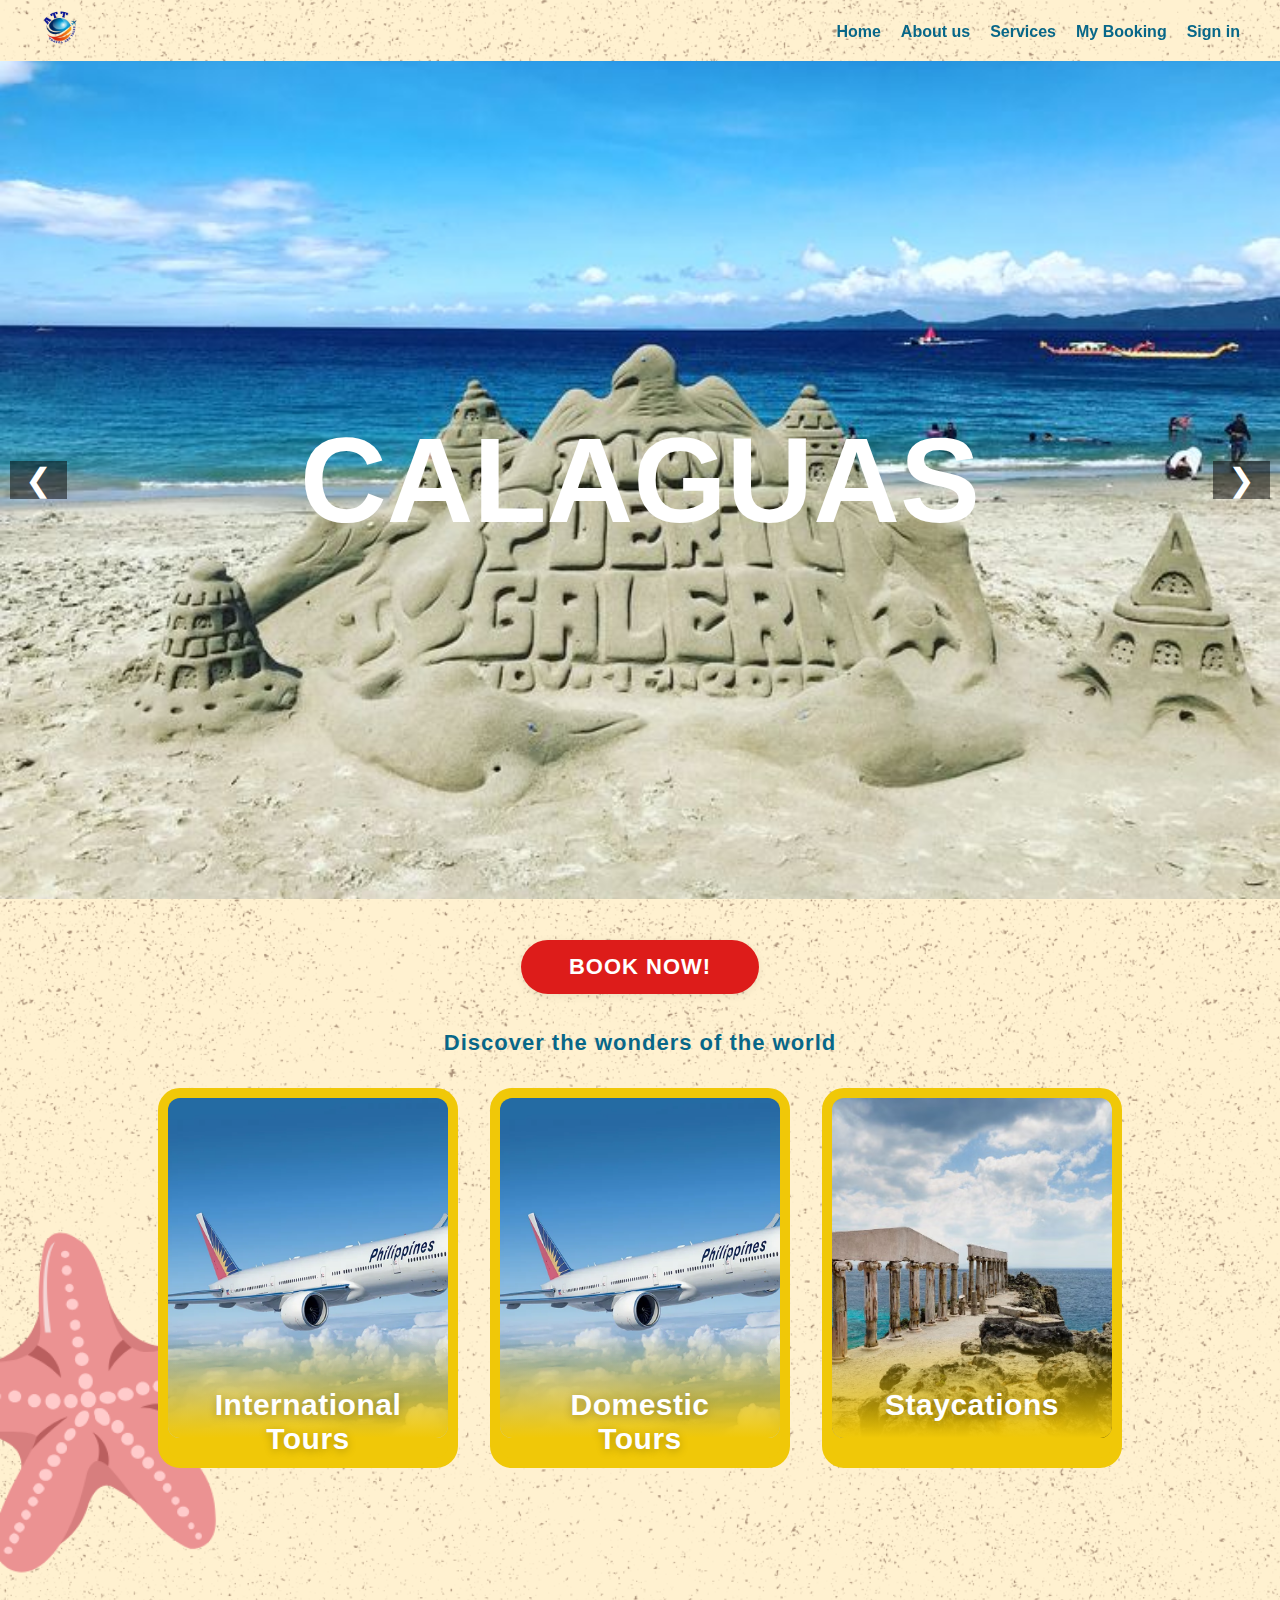
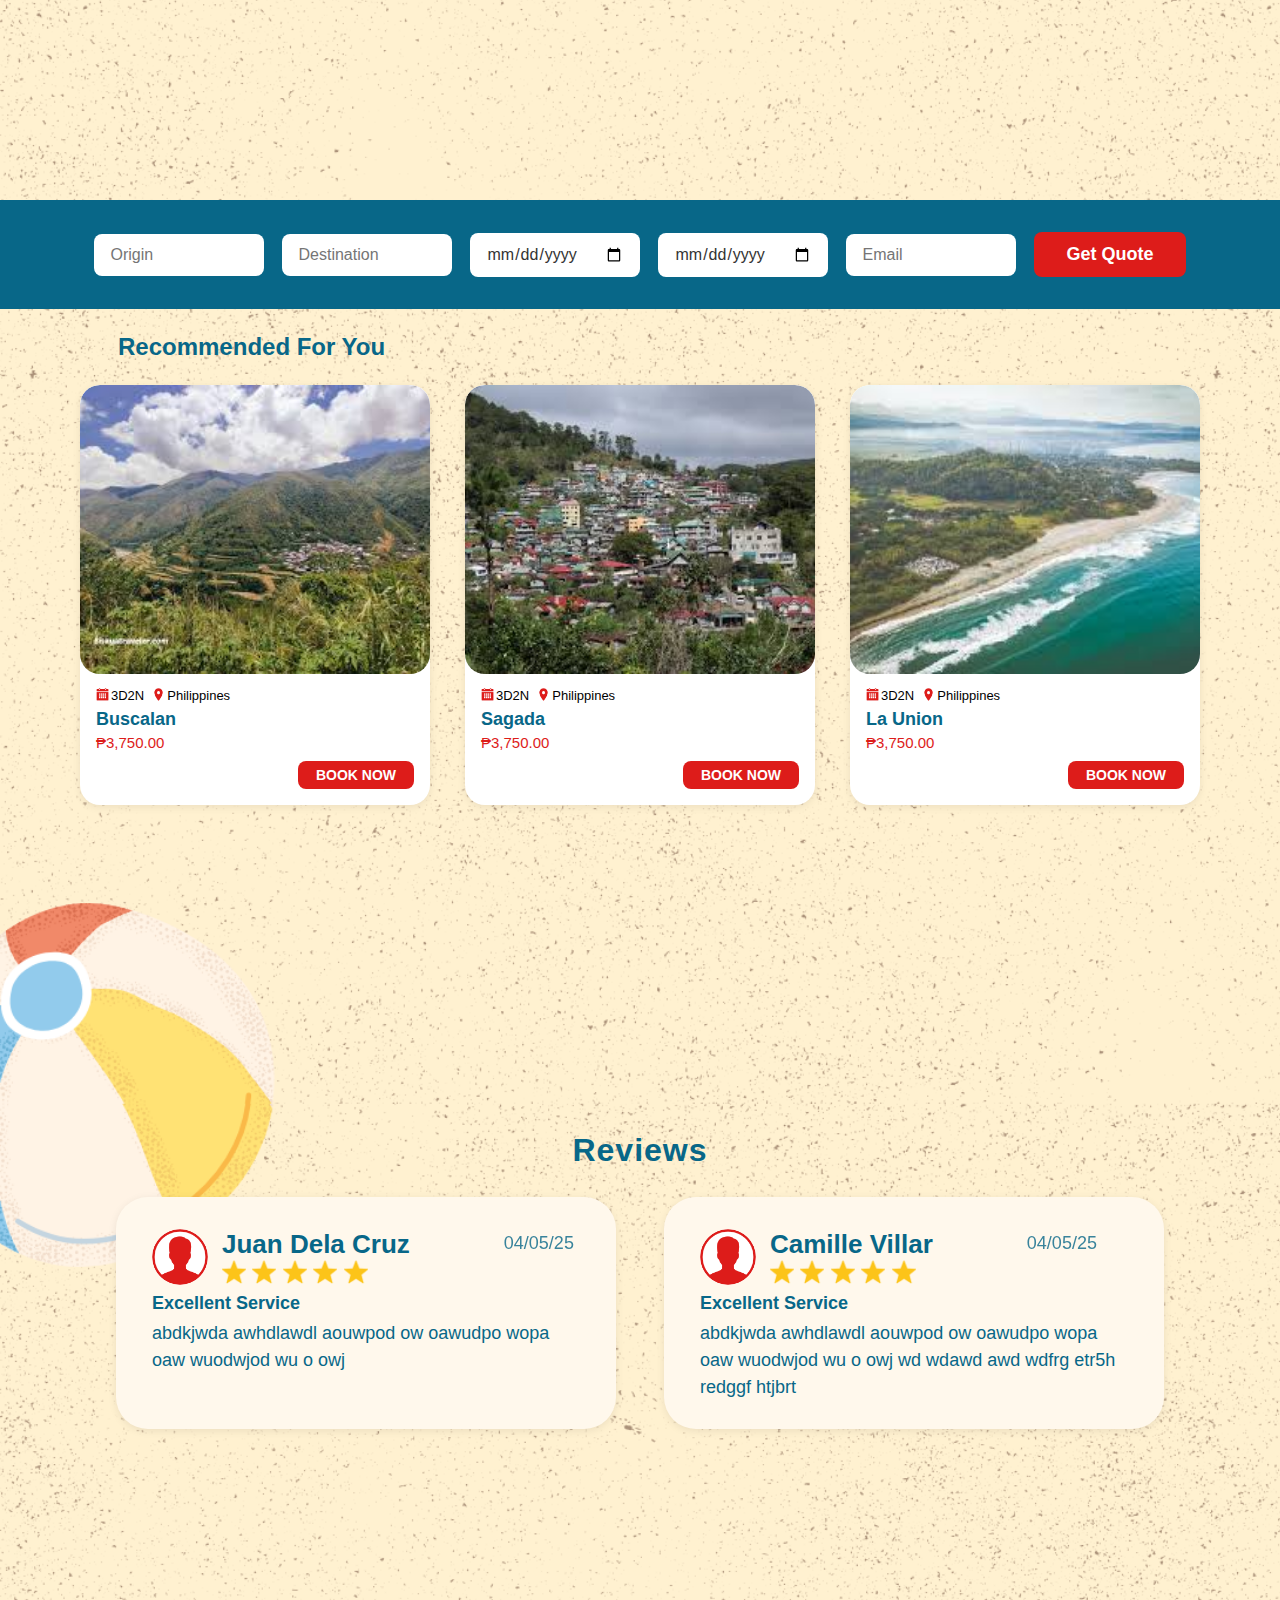
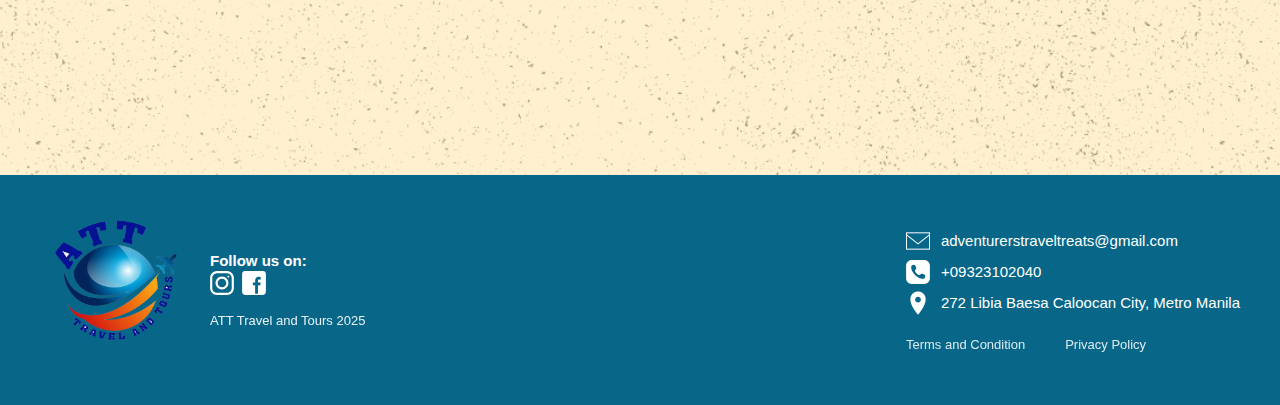
<file: index.html>
<!DOCTYPE html>
<html lang="en">
<head>
  <meta charset="UTF-8" />
  <meta name="viewport" content="width=device-width, initial-scale=1.0"/>
  <title>ATT Travel and Tours</title>
  <link rel="stylesheet" href="style.css"/>
</head>
<body>
  <header>
    <div class="logo">
      <img src="logo.png" alt="Logo"/>
    </div>
    <nav>
      <ul>
        <li><a href="#">Home</a></li>
        <li><a href="#">About us</a></li>
        <li><a href="#">Services</a></li>
        <li><a href="#">My Booking</a></li>
        <li><a href="#">Sign in</a></li>
      </ul>
    </nav>
  </header>

  <section class="hero">

    <div class="carousel">
      <button class="carousel-button left">&#10094;</button>
    
      <div class="carousel-track-container">
        <ul class="carousel-track">
          <li class="carousel-slide current-slide">
            <img src="im1.jpg" alt="Slide 1">
            <div class="slide-text">
              <h1>CALAGUAS</h1>
            </div>
          </li>
          <li class="carousel-slide">
            <img src="im2.jpg" alt="Slide 2">
            <div class="slide-text">
              <h1>CALAGUAS</h1>
            </div>
          </li>
          <li class="carousel-slide">
            <img src="im3.jpg" alt="Slide 3">
            <div class="slide-text">
              <h1>CALAGUAS</h1>
            </div>
          </li>
          <li class="carousel-slide">
            <img src="im4.jpg" alt="Slide 4">
            <div class="slide-text">
              <h1>CALAGUAS</h1>
            </div>
          </li>
          <li class="carousel-slide">
            <img src="im5.webp" alt="Slide 5">
            <div class="slide-text">
              <h1>CALAGUAS</h1>
            </div>
          </li>
        </ul>
      </div>
    
      <button class="carousel-button right">&#10095;</button>
    </div>
  </section>

  <section class="booking-section">
  <button class="book-now">BOOK NOW!</button>
  <h2>Discover the wonders of the world</h2>
  <div class="cards">
    <div class="card">
      <div class="card-img-wrapper">
        <img src="plane.webp" alt="International Tours">
      </div>
      <div class="card-title">International<br>Tours</div>
    </div>
    <div class="card">
      <div class="card-img-wrapper">
        <img src="plane.webp"Domestic Tours">
      </div>
      <div class="card-title">Domestic<br>Tours</div>
    </div>
    <div class="card">
      <div class="card-img-wrapper">
        <img src="hotel.jpg" alt="Staycations">
      </div>
      <div class="card-title">Staycations</div>
    </div>
  </div>
</section>

  <section class="quoting-section">
    <div class="quoting-header">
  <form class="quote-form">
    <input type="text" placeholder="Origin" required>
    <input type="text" placeholder="Destination" required>
    <input type="date" placeholder="Departure" required>
    <input type="date" placeholder="Arrival" required>
    <input type="email" placeholder="Email" required>
    <button type="submit" class="get-quote-btn">Get Quote</button>
  </form>
</div>

<div class="recommended-section">
  <h2 class="recommended-title">Recommended For You</h2>
  <div class="recommended-cards">
    <div class="recommended-card">
      <img src="buscalan.jpg" alt="Buscalan">
      <div class="recommended-info">
        <div class="recommended-meta">
          <img src="calendar.png" alt="Duration">
          <span>3D2N</span>
          <img src="location-red.png" alt="Location">
          <span>Philippines</span>
        </div>
        <div class="recommended-destination">Buscalan</div>
        <div class="recommended-price">₱3,750.00</div>
        <button class="book-now-small">BOOK NOW</button>
      </div>
    </div>
    <div class="recommended-card">
      <img src="sagada.jpg" alt="Sagada">
      <div class="recommended-info">
        <div class="recommended-meta">
          <img src="calendar.png" alt="Duration">
          <span>3D2N</span>
          <img src="location-red.png" alt="Location">
          <span>Philippines</span>
        </div>
        <div class="recommended-destination">Sagada</div>
        <div class="recommended-price">₱3,750.00</div>
        <button class="book-now-small">BOOK NOW</button>
      </div>
    </div>
    <div class="recommended-card">
      <img src="launion.jpg" alt="La Union">
      <div class="recommended-info">
        <div class="recommended-meta">
          <img src="calendar.png" alt="Duration">
          <span>3D2N</span>
          <img src="location-red.png" alt="Location">
          <span>Philippines</span>
        </div>
        <div class="recommended-destination">La Union</div>
        <div class="recommended-price">₱3,750.00</div>
        <button class="book-now-small">BOOK NOW</button>
      </div>
    </div>
  </div>
</div>
  </section>

  <section class="review-section">
  <h2 class="review-title">Reviews</h2>
  <div class="review-cards">
    <div class="review-card">
      <div class="review-header">
        <img src="avatar.png" alt="User" class="review-avatar">
        <div class="review-header-info">
          <span class="review-name">Juan Dela Cruz</span>
          <div class="review-stars">
            <img src="star.png" alt="star">
            <img src="star.png" alt="star">
            <img src="star.png" alt="star">
            <img src="star.png" alt="star">
            <img src="star.png" alt="star">
          </div>
        </div>
        <span class="review-date">04/05/25</span>
      </div>
      
      <div class="review-subtitle">Excellent Service</div>
      <div class="review-text">
        abdkjwda awhdlawdl aouwpod ow oawudpo wopa oaw wuodwjod wu o owj
      </div>
    </div>
    <div class="review-card">
      <div class="review-header">
        <img src="avatar.png" alt="User" class="review-avatar">
        <div class="review-header-info">
          <span class="review-name">Camille Villar</span>
          <div class="review-stars">
            <img src="star.png" alt="star">
            <img src="star.png" alt="star">
            <img src="star.png" alt="star">
            <img src="star.png" alt="star">
            <img src="star.png" alt="star">
          </div>
        </div>
        <span class="review-date">04/05/25</span>
      </div>
      
      <div class="review-subtitle">Excellent Service</div>
      <div class="review-text">
        abdkjwda awhdlawdl aouwpod ow oawudpo wopa oaw wuodwjod wu o owj wd wdawd awd wdfrg etr5h redggf htjbrt
      </div>
    </div>
  </div>
</section>

  <footer>
  <div class="footer-container">
    <!-- Left: Logo only -->
    <div class="footer-logo-col">
      <img src="logo.png" alt="ATT Logo" class="footer-logo" />
    </div>
    <!-- Center: Socials and copyright -->
    <div class="footer-center-col">
      <div class="footer-social-label"><strong>Follow us on:</strong></div>
      <div class="footer-social">
        <a href="#"><img src="instagram.svg" alt="Instagram" class="footer-icon"></a>
        <a href="#"><img src="facebook.svg" alt="Facebook" class="footer-icon"></a>
      </div>
      <div class="footer-copy">ATT Travel and Tours 2025</div>
    </div>
    <!-- Right: Contact and links -->
    <div class="footer-col right">
      <div class="footer-contact">
        <div><img src="mail.png" class="footer-icon"> adventurerstraveltreats@gmail.com</div>
        <div><img src="phone.svg" class="footer-icon"> +09323102040</div>
        <div><img src="location.png" class="footer-icon"> 272 Libia Baesa Caloocan City, Metro Manila</div>
      </div>
      <div class="footer-links-row">
        <a href="#">Terms and Condition</a>
        <a href="#">Privacy Policy</a>
      </div>
    </div>
  </div>
</footer>

  <script src="script.js"></script>
</body>
</html>
</file>
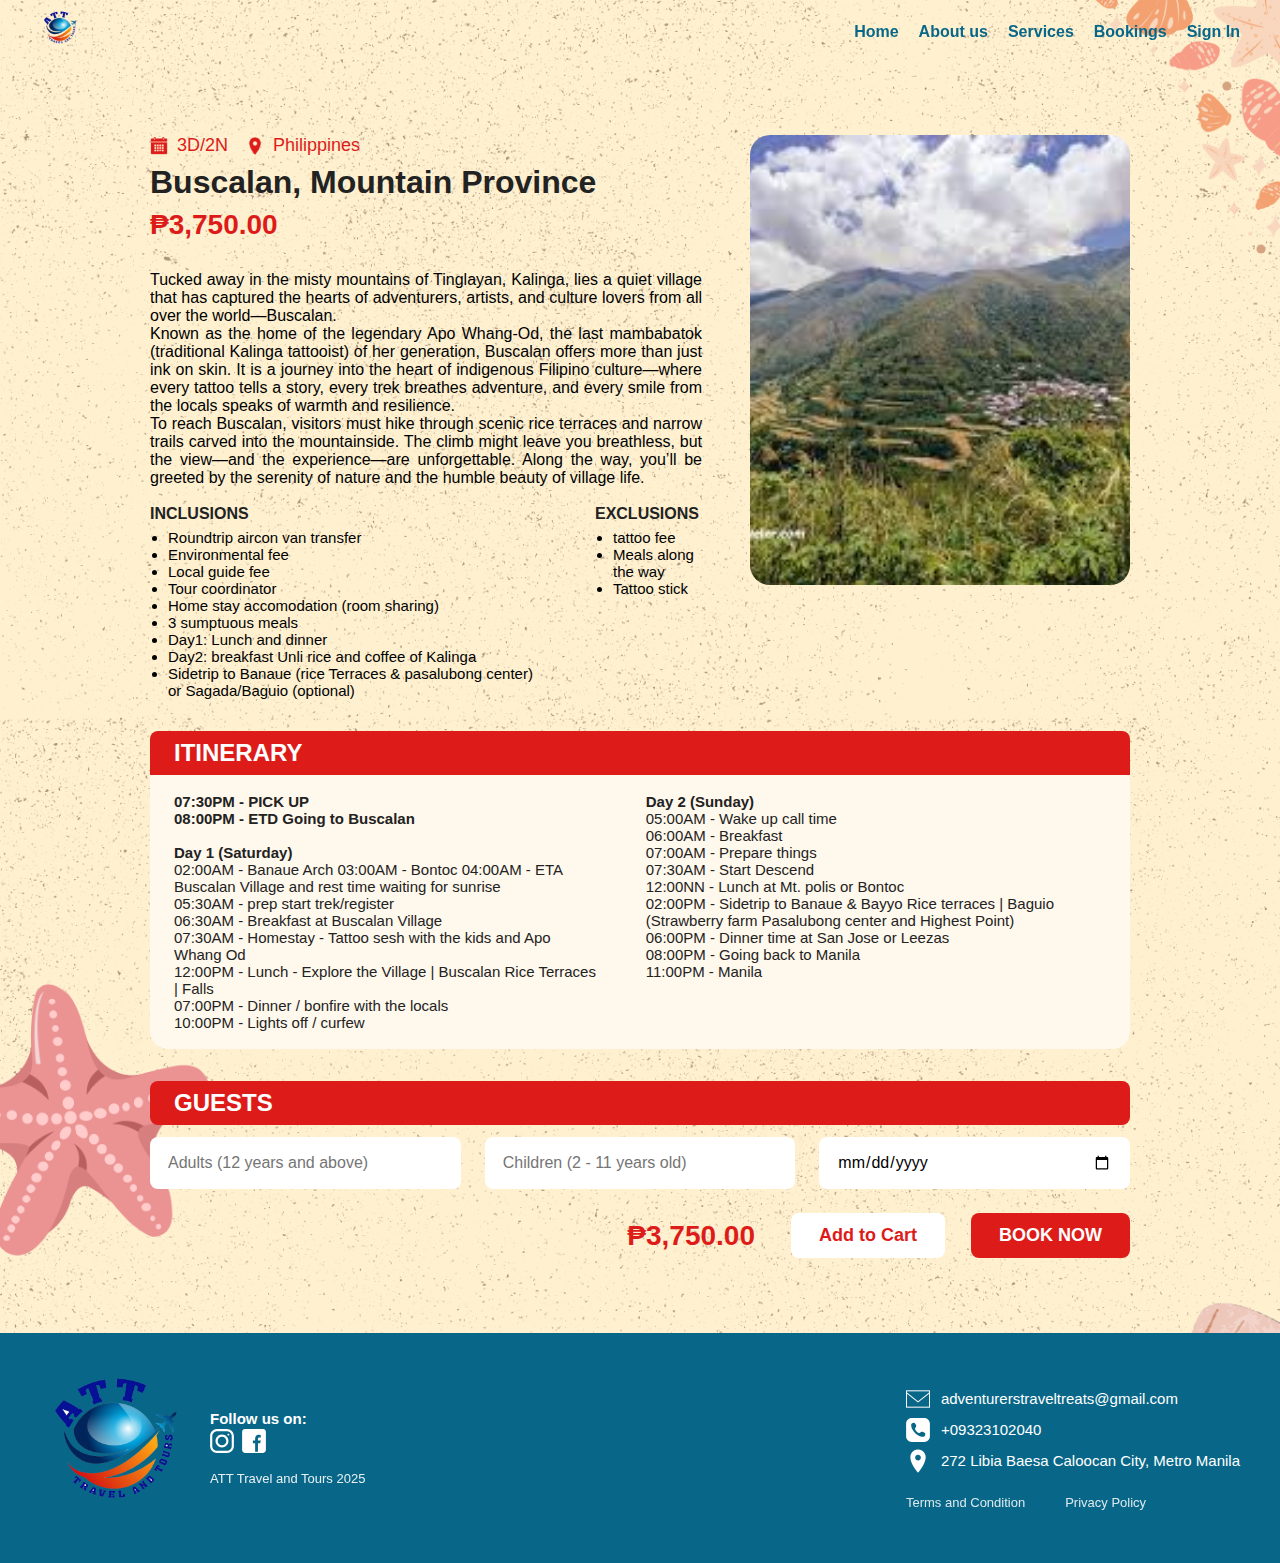
<file: booking.html>
<!DOCTYPE html>
<html lang="en">
<head>
  <meta charset="UTF-8" />
  <meta name="viewport" content="width=device-width, initial-scale=1.0"/>
  <title>ATT Travel and Tours - Packages</title>
  <link rel="stylesheet" href="style.css"/>
</head>
<body>
  <!-- Header -->
  <header>
    <div class="logo">
      <img src="logo.png" alt="Logo"/>
    </div>
    <nav>
      <ul>
        <li><a href="landing.html">Home</a></li>
        <li><a href="#">About us</a></li>
        <li><a href="services.html">Services</a></li>
        <li><a href="booking.html">Bookings</a></li>
        <li><a href="#">Sign In</a></li>
      </ul>
    </nav>
  </header>

  <main>
  <section class="booking-details-section">
  <div class="booking-details-row">
    <!-- LEFT COLUMN -->
    <div class="booking-details-left">
      <div class="booking-details-header">
        <div class="booking-details-meta">
          <span><img src="calendar.png" class="meta-icon" alt="Duration"> 3D/2N</span>
          <span><img src="location-red.png" class="meta-icon" alt="Location"> Philippines</span>
        </div>
        <h1 class="booking-title">Buscalan, Mountain Province</h1>
        <div class="booking-price">₱3,750.00</div>
      </div>
      <div class="booking-details-info">
        <p>
          Tucked away in the misty mountains of Tinglayan, Kalinga, lies a quiet village that has captured the hearts of adventurers, artists, and culture lovers from all over the world—Buscalan.<br>
          Known as the home of the legendary Apo Whang-Od, the last mambabatok (traditional Kalinga tattooist) of her generation, Buscalan offers more than just ink on skin. It is a journey into the heart of indigenous Filipino culture—where every tattoo tells a story, every trek breathes adventure, and every smile from the locals speaks of warmth and resilience.<br>
          To reach Buscalan, visitors must hike through scenic rice terraces and narrow trails carved into the mountainside. The climb might leave you breathless, but the view—and the experience—are unforgettable. Along the way, you’ll be greeted by the serenity of nature and the humble beauty of village life.
        </p>
        <div class="booking-inclusions-exclusions">
          <div>
            <strong>INCLUSIONS</strong>
            <ul>
              <li>Roundtrip aircon van transfer</li>
              <li>Environmental fee</li>
              <li>Local guide fee</li>
              <li>Tour coordinator</li>
              <li>Home stay accomodation (room sharing)</li>
              <li>3 sumptuous meals</li>
              <li>Day1: Lunch and dinner</li>
              <li>Day2: breakfast Unli rice and coffee of Kalinga</li>
              <li>Sidetrip to Banaue (rice Terraces & pasalubong center) or Sagada/Baguio (optional)</li>
            </ul>
          </div>
          <div>
            <strong>EXCLUSIONS</strong>
            <ul>
              <li>tattoo fee</li>
              <li>Meals along the way</li>
              <li>Tattoo stick</li>
            </ul>
          </div>
        </div>
      </div>
    </div>
    <!-- RIGHT COLUMN -->
    <div class="booking-details-image">
      <img src="buscalan.jpg" alt="Buscalan" />
    </div>
  </div>

  <!-- The rest of your content below (itinerary, guests, etc.) -->
  <div class="booking-itinerary">
    <div class="itinerary-title">ITINERARY</div>
    <div class="itinerary-content">
      <div>
        <strong>07:30PM - PICK UP<br>08:00PM - ETD Going to Buscalan</strong>
        <br><br>
        <strong>Day 1 (Saturday)</strong><br>
        02:00AM - Banaue Arch 03:00AM - Bontoc 04:00AM - ETA Buscalan Village and rest time waiting for sunrise<br>
        05:30AM - prep start trek/register<br>
        06:30AM - Breakfast at Buscalan Village<br>
        07:30AM - Homestay - Tattoo sesh with the kids and Apo Whang Od<br>
        12:00PM - Lunch - Explore the Village | Buscalan Rice Terraces | Falls<br>
        07:00PM - Dinner / bonfire with the locals<br>
        10:00PM - Lights off / curfew
      </div>
      <div>
        <strong>Day 2 (Sunday)</strong><br>
        05:00AM - Wake up call time<br>
        06:00AM - Breakfast<br>
        07:00AM - Prepare things<br>
        07:30AM - Start Descend<br>
        12:00NN - Lunch at Mt. polis or Bontoc<br>
        02:00PM - Sidetrip to Banaue & Bayyo Rice terraces | Baguio (Strawberry farm Pasalubong center and Highest Point)<br>
        06:00PM - Dinner time at San Jose or Leezas<br>
        08:00PM - Going back to Manila<br>
        11:00PM - Manila
      </div>
    </div>
  </div>
  <div class="booking-guests-section">
    <div class="guests-title">GUESTS</div>
    <form class="guests-form">
      <input type="number" placeholder="Adults (12 years and above)" min="1" required>
      <input type="number" placeholder="Children (2 - 11 years old)" min="0">
      <input type="date" placeholder="Travel date" required>
    </form>
  </div>
  <div class="booking-action-row">
    <div class="booking-total-price">₱3,750.00</div>
    <button class="add-to-cart-btn">Add to Cart</button>
    <button class="book-now-btn">BOOK NOW</button>
  </div>
</section>
</main>

  <!-- Footer -->
  <footer>
    <div class="footer-container">
      <div class="footer-logo-col">
        <img src="logo.png" alt="ATT Logo" class="footer-logo" />
      </div>
      <div class="footer-center-col">
        <div class="footer-social-label"><strong>Follow us on:</strong></div>
        <div class="footer-social">
          <a href="#"><img src="instagram.svg" alt="Instagram" class="footer-icon"></a>
          <a href="#"><img src="facebook.svg" alt="Facebook" class="footer-icon"></a>
        </div>
        <div class="footer-copy">ATT Travel and Tours 2025</div>
      </div>
      <div class="footer-col right">
        <div class="footer-contact">
          <div><img src="mail.png" class="footer-icon"> adventurerstraveltreats@gmail.com</div>
          <div><img src="phone.svg" class="footer-icon"> +09323102040</div>
          <div><img src="location.png" class="footer-icon"> 272 Libia Baesa Caloocan City, Metro Manila</div>
        </div>
        <div class="footer-links-row">
          <a href="#">Terms and Condition</a>
          <a href="#">Privacy Policy</a>
        </div>
      </div>
    </div>
  </footer>
</body>
</html>
</file>
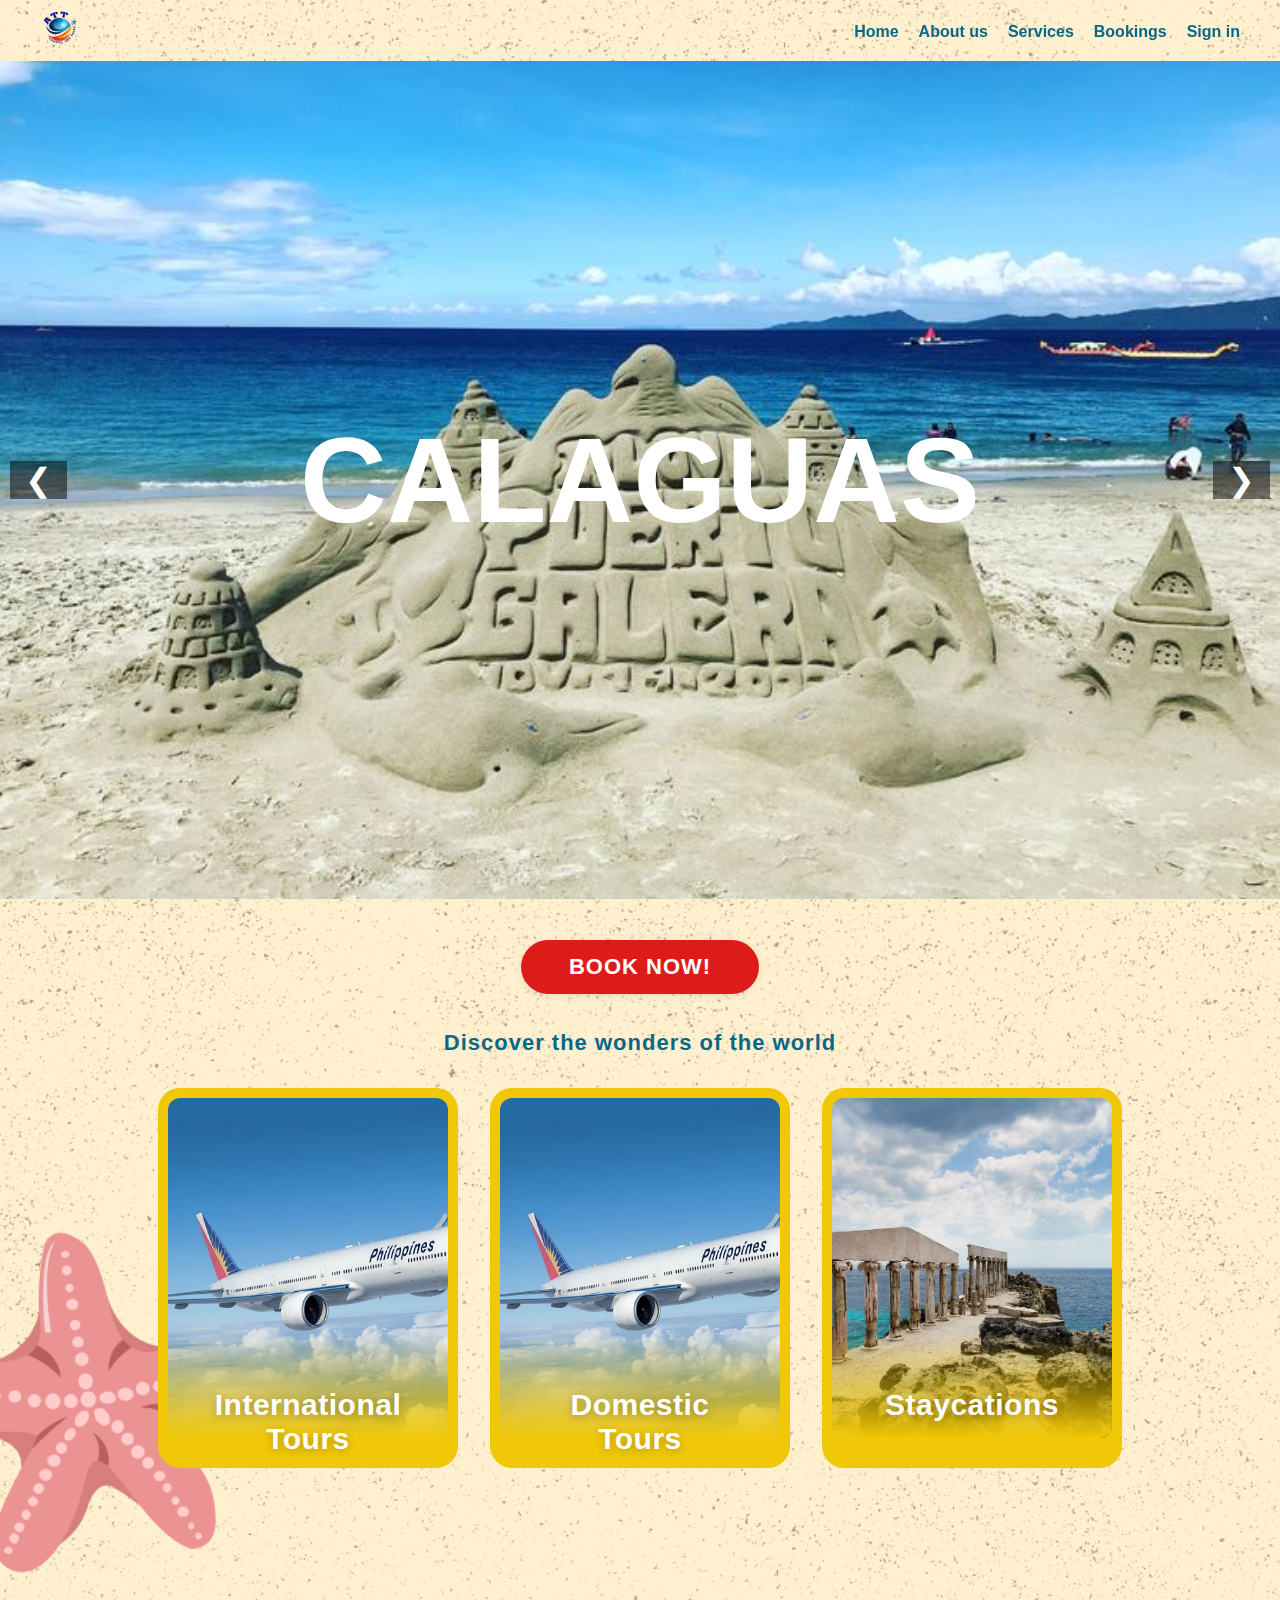
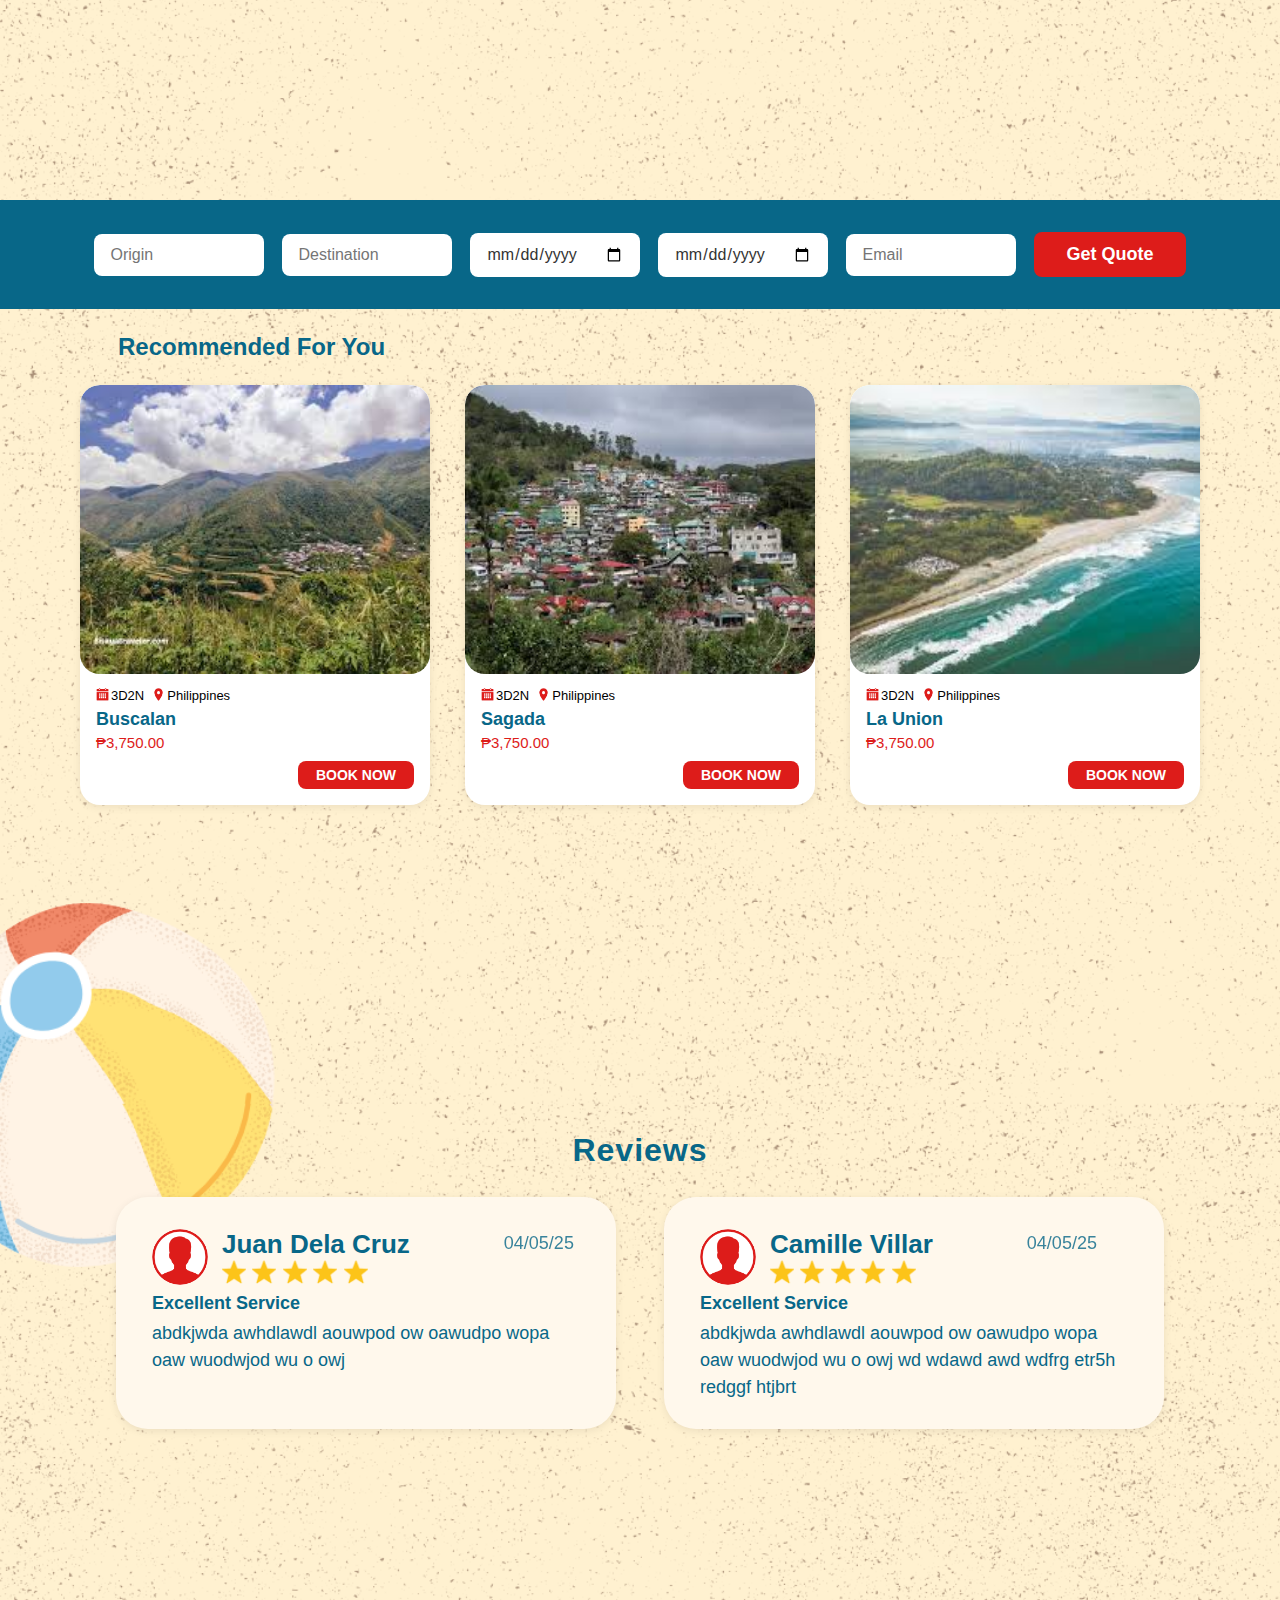
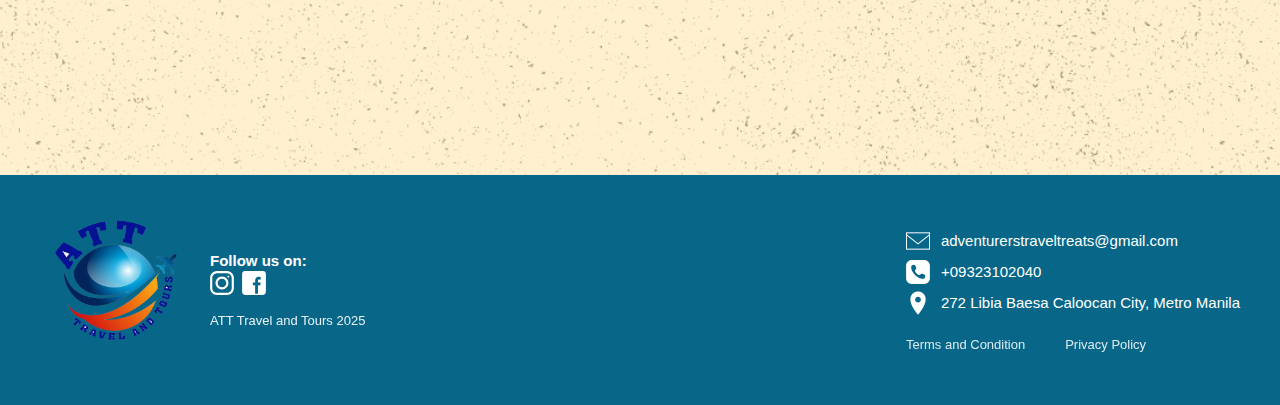
<file: landing.html>
<!DOCTYPE html>
<html lang="en">
<head>
  <meta charset="UTF-8" />
  <meta name="viewport" content="width=device-width, initial-scale=1.0"/>
  <title>ATT Travel and Tours</title>
  <link rel="stylesheet" href="style.css"/>
</head>
<body>
  <header>
    <div class="logo">
      <img src="logo.png" alt="Logo"/>
    </div>
    <nav>
      <ul>
        <li><a href="landing.html">Home</a></li>
        <li><a href="#">About us</a></li>
        <li><a href="services.html">Services</a></li>
        <li><a href="booking.html">Bookings</a></li>
        <li><a href="#">Sign in</a></li>
      </ul>
    </nav>
  </header>

  <section class="hero">

    <div class="carousel">
      <button class="carousel-button left">&#10094;</button>
    
      <div class="carousel-track-container">
        <ul class="carousel-track">
          <li class="carousel-slide current-slide">
            <img src="im1.jpg" alt="Slide 1">
            <div class="slide-text">
              <h1>CALAGUAS</h1>
            </div>
          </li>
          <li class="carousel-slide">
            <img src="im2.jpg" alt="Slide 2">
            <div class="slide-text">
              <h1>CALAGUAS</h1>
            </div>
          </li>
          <li class="carousel-slide">
            <img src="im3.jpg" alt="Slide 3">
            <div class="slide-text">
              <h1>CALAGUAS</h1>
            </div>
          </li>
          <li class="carousel-slide">
            <img src="im4.jpg" alt="Slide 4">
            <div class="slide-text">
              <h1>CALAGUAS</h1>
            </div>
          </li>
          <li class="carousel-slide">
            <img src="im5.webp" alt="Slide 5">
            <div class="slide-text">
              <h1>CALAGUAS</h1>
            </div>
          </li>
        </ul>
      </div>
    
      <button class="carousel-button right">&#10095;</button>
    </div>
  </section>

  <section class="booking-section">
  <button class="book-now">BOOK NOW!</button>
  <h2>Discover the wonders of the world</h2>
  <div class="cards">
    <div class="card">
      <div class="card-img-wrapper">
        <img src="plane.webp" alt="International Tours">
      </div>
      <div class="card-title">International<br>Tours</div>
    </div>
    <div class="card">
      <div class="card-img-wrapper">
        <img src="plane.webp"Domestic Tours">
      </div>
      <div class="card-title">Domestic<br>Tours</div>
    </div>
    <div class="card">
      <div class="card-img-wrapper">
        <img src="hotel.jpg" alt="Staycations">
      </div>
      <div class="card-title">Staycations</div>
    </div>
  </div>
</section>

  <section class="quoting-section">
    <div class="quoting-header">
  <form class="quote-form">
    <input type="text" placeholder="Origin" required>
    <input type="text" placeholder="Destination" required>
    <input type="date" placeholder="Departure" required>
    <input type="date" placeholder="Arrival" required>
    <input type="email" placeholder="Email" required>
    <button type="submit" class="get-quote-btn">Get Quote</button>
  </form>
</div>

<div class="recommended-section">
  <h2 class="recommended-title">Recommended For You</h2>
  <div class="recommended-cards">
    <div class="recommended-card">
      <img src="buscalan.jpg" alt="Buscalan">
      <div class="recommended-info">
        <div class="recommended-meta">
          <img src="calendar.png" alt="Duration">
          <span>3D2N</span>
          <img src="location-red.png" alt="Location">
          <span>Philippines</span>
        </div>
        <div class="recommended-destination">Buscalan</div>
        <div class="recommended-price">₱3,750.00</div>
        <button class="book-now-small">BOOK NOW</button>
      </div>
    </div>
    <div class="recommended-card">
      <img src="sagada.jpg" alt="Sagada">
      <div class="recommended-info">
        <div class="recommended-meta">
          <img src="calendar.png" alt="Duration">
          <span>3D2N</span>
          <img src="location-red.png" alt="Location">
          <span>Philippines</span>
        </div>
        <div class="recommended-destination">Sagada</div>
        <div class="recommended-price">₱3,750.00</div>
        <button class="book-now-small">BOOK NOW</button>
      </div>
    </div>
    <div class="recommended-card">
      <img src="launion.jpg" alt="La Union">
      <div class="recommended-info">
        <div class="recommended-meta">
          <img src="calendar.png" alt="Duration">
          <span>3D2N</span>
          <img src="location-red.png" alt="Location">
          <span>Philippines</span>
        </div>
        <div class="recommended-destination">La Union</div>
        <div class="recommended-price">₱3,750.00</div>
        <button class="book-now-small">BOOK NOW</button>
      </div>
    </div>
  </div>
</div>
  </section>

  <section class="review-section">
  <h2 class="review-title">Reviews</h2>
  <div class="review-cards">
    <div class="review-card">
      <div class="review-header">
        <img src="avatar.png" alt="User" class="review-avatar">
        <div class="review-header-info">
          <span class="review-name">Juan Dela Cruz</span>
          <div class="review-stars">
            <img src="star.png" alt="star">
            <img src="star.png" alt="star">
            <img src="star.png" alt="star">
            <img src="star.png" alt="star">
            <img src="star.png" alt="star">
          </div>
        </div>
        <span class="review-date">04/05/25</span>
      </div>
      
      <div class="review-subtitle">Excellent Service</div>
      <div class="review-text">
        abdkjwda awhdlawdl aouwpod ow oawudpo wopa oaw wuodwjod wu o owj
      </div>
    </div>
    <div class="review-card">
      <div class="review-header">
        <img src="avatar.png" alt="User" class="review-avatar">
        <div class="review-header-info">
          <span class="review-name">Camille Villar</span>
          <div class="review-stars">
            <img src="star.png" alt="star">
            <img src="star.png" alt="star">
            <img src="star.png" alt="star">
            <img src="star.png" alt="star">
            <img src="star.png" alt="star">
          </div>
        </div>
        <span class="review-date">04/05/25</span>
      </div>
      
      <div class="review-subtitle">Excellent Service</div>
      <div class="review-text">
        abdkjwda awhdlawdl aouwpod ow oawudpo wopa oaw wuodwjod wu o owj wd wdawd awd wdfrg etr5h redggf htjbrt
      </div>
    </div>
  </div>
</section>

  <footer>
  <div class="footer-container">
    <!-- Left: Logo only -->
    <div class="footer-logo-col">
      <img src="logo.png" alt="ATT Logo" class="footer-logo" />
    </div>
    <!-- Center: Socials and copyright -->
    <div class="footer-center-col">
      <div class="footer-social-label"><strong>Follow us on:</strong></div>
      <div class="footer-social">
        <a href="#"><img src="instagram.svg" alt="Instagram" class="footer-icon"></a>
        <a href="#"><img src="facebook.svg" alt="Facebook" class="footer-icon"></a>
      </div>
      <div class="footer-copy">ATT Travel and Tours 2025</div>
    </div>
    <!-- Right: Contact and links -->
    <div class="footer-col right">
      <div class="footer-contact">
        <div><img src="mail.png" class="footer-icon"> adventurerstraveltreats@gmail.com</div>
        <div><img src="phone.svg" class="footer-icon"> +09323102040</div>
        <div><img src="location.png" class="footer-icon"> 272 Libia Baesa Caloocan City, Metro Manila</div>
      </div>
      <div class="footer-links-row">
        <a href="#">Terms and Condition</a>
        <a href="#">Privacy Policy</a>
      </div>
    </div>
  </div>
</footer>

  <script src="script.js"></script>
</body>
</html>
</file>
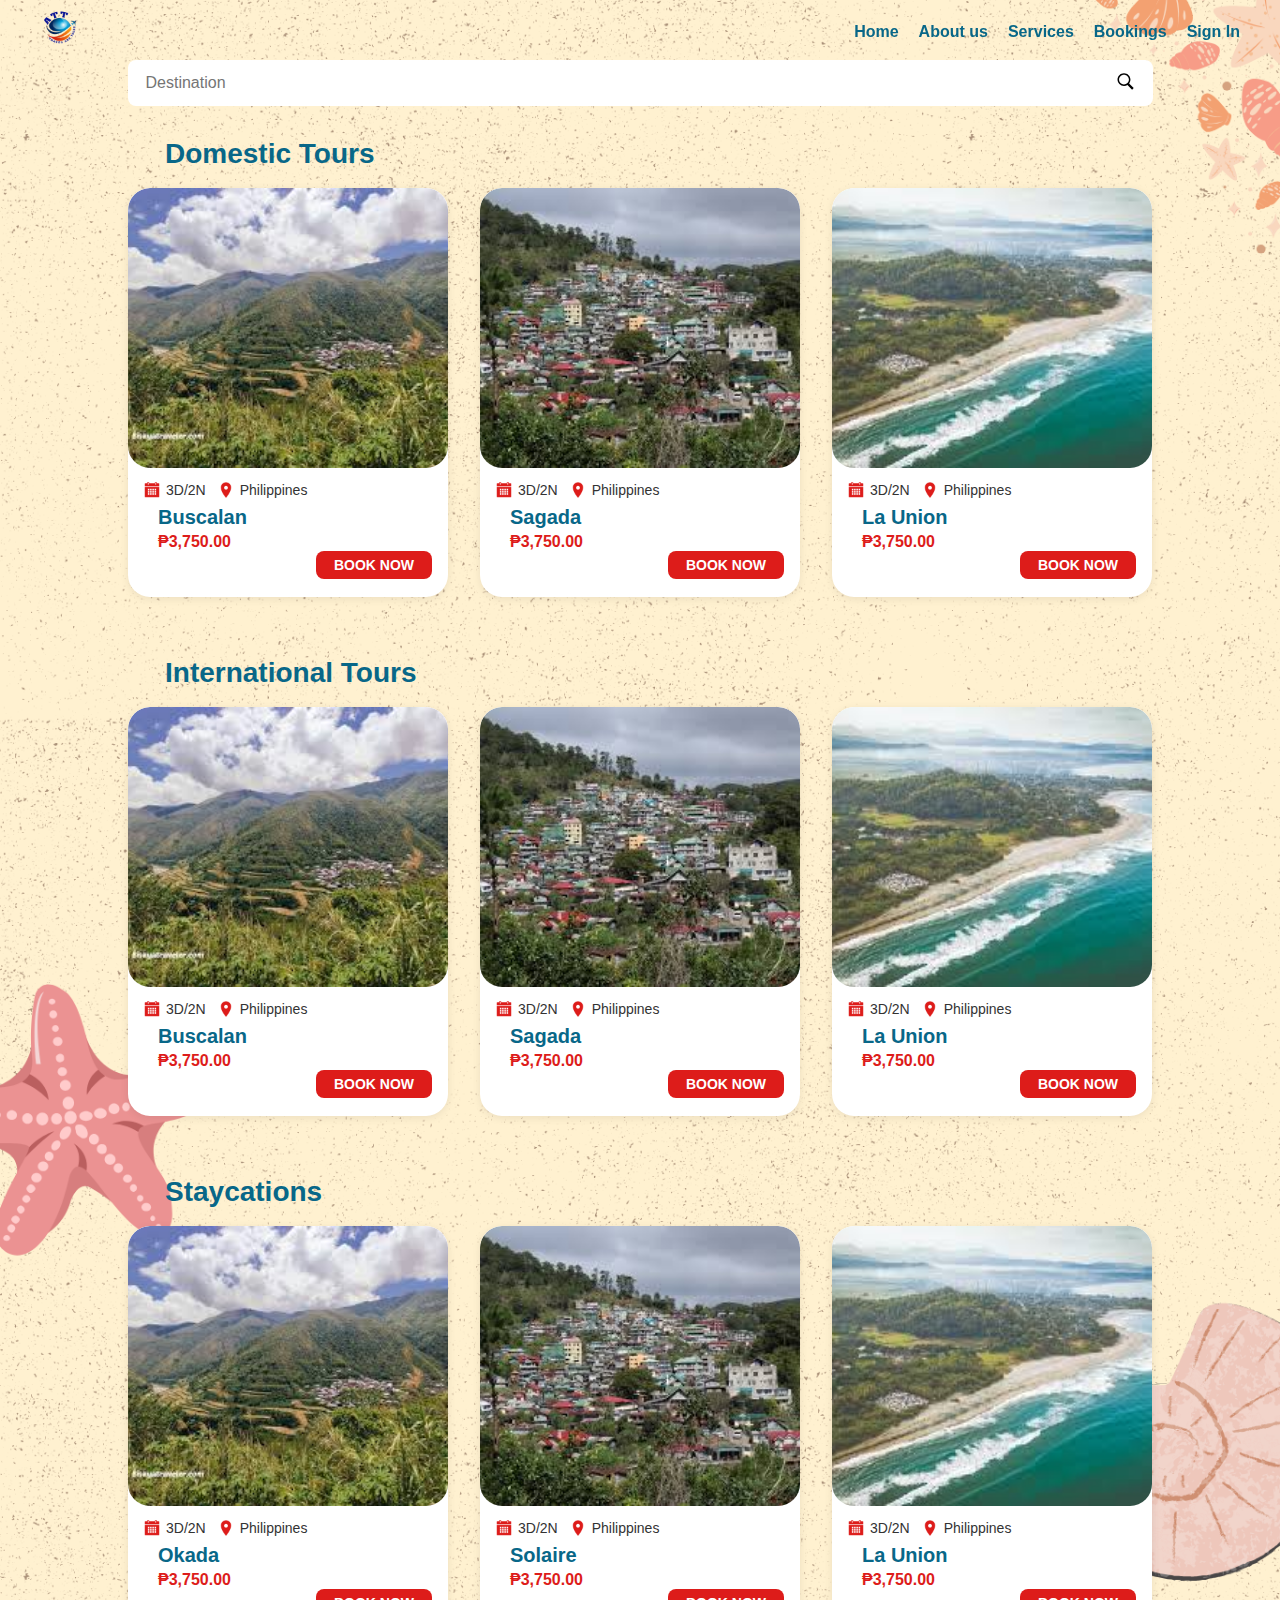
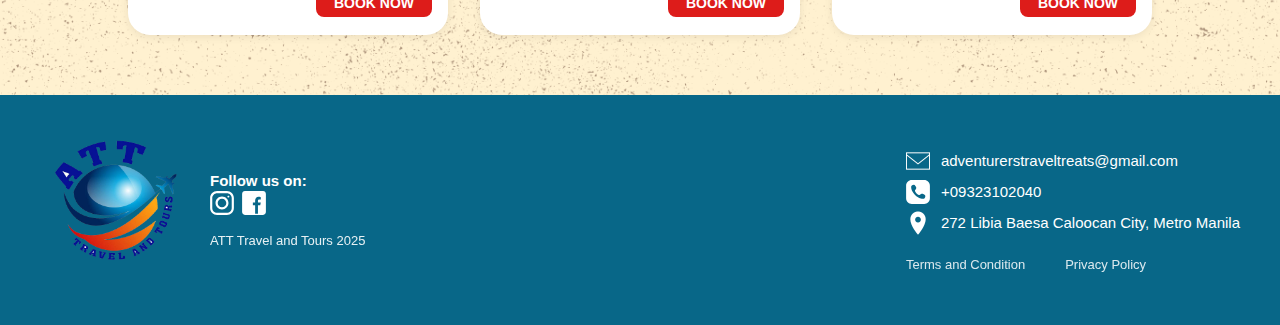
<file: services.html>
<!DOCTYPE html>
<html lang="en">
<head>
  <meta charset="UTF-8" />
  <meta name="viewport" content="width=device-width, initial-scale=1.0"/>
  <title>ATT Travel and Tours - Packages</title>
  <link rel="stylesheet" href="style.css"/>
</head>
<body>
  <!-- Header -->
  <header>
    <div class="logo">
      <img src="logo.png" alt="Logo"/>
    </div>
    <nav>
      <ul>
        <li><a href="landing.html">Home</a></li>
        <li><a href="#">About us</a></li>
        <li><a href="services.html">Services</a></li>
        <li><a href="booking.html">Bookings</a></li>
        <li><a href="#">Sign In</a></li>
      </ul>
    </nav>
  </header>

  <!-- Main Content -->
  <main>
    <!-- Search Bar -->
    <div class="package-search-bar">
      <input type="text" placeholder="Destination" />
      <button class="search-btn"><img src="search-icon.svg" alt="Search"></button>
    </div>

    <!-- Domestic Tours -->
    <section class="package-section">
      <h2 class="package-title">Domestic Tours</h2>
      <div class="package-cards">
        <!-- Card 1 -->
        <div class="package-card">
          <img src="buscalan.jpg" alt="Buscalan">
          <div class="package-info">
            <div class="package-meta">
                <img src="calendar.png" alt="Duration" class="meta-icon">
                <span>3D/2N</span>
                <img src="location-red.png" alt="Location" class="meta-icon">
                <span>Philippines</span>
            </div>
          <div class="package-destination">Buscalan</div>
          <div class="package-price">₱3,750.00</div>
          <button class="book-now-small">BOOK NOW</button>
          </div>
        </div>
        <!-- Card 2 -->
        <div class="package-card">
          <img src="sagada.jpg" alt="Sagada">
          <div class="package-info">
            <div class="package-meta">
                <img src="calendar.png" alt="Duration" class="meta-icon">
                <span>3D/2N</span>
                <img src="location-red.png" alt="Location" class="meta-icon">
                <span>Philippines</span>
            </div>
          <div class="package-destination">Sagada</div>
          <div class="package-price">₱3,750.00</div>
          <button class="book-now-small">BOOK NOW</button>
          </div>
        </div>
        <!-- Card 3 -->
        <div class="package-card">
          <img src="launion.jpg" alt="La Union">
          <div class="package-info">
            <div class="package-meta">
                <img src="calendar.png" alt="Duration" class="meta-icon">
                <span>3D/2N</span>
                <img src="location-red.png" alt="Location" class="meta-icon">
                <span>Philippines</span>
            </div>
            <div class="package-destination">La Union</div>
            <div class="package-price">₱3,750.00</div>
            <button class="book-now-small">BOOK NOW</button>
          </div>
        </div>
      </div>
    </section>

    <!-- International Tours -->
    <section class="package-section">
      <h2 class="package-title">International Tours</h2>
      <div class="package-cards">
        <!-- Repeat cards as above, change images and destinations as needed -->
        <div class="package-card">
          <img src="buscalan.jpg" alt="Buscalan">
          <div class="package-info">
            <div class="package-meta">
                <img src="calendar.png" alt="Duration" class="meta-icon">
                <span>3D/2N</span>
                <img src="location-red.png" alt="Location" class="meta-icon">
                <span>Philippines</span>
            </div>
          <div class="package-destination">Buscalan</div>
          <div class="package-price">₱3,750.00</div>
          <button class="book-now-small">BOOK NOW</button>
          </div>
        </div>
        <div class="package-card">
          <img src="sagada.jpg" alt="Sagada">
          <div class="package-info">
            <div class="package-meta">
                <img src="calendar.png" alt="Duration" class="meta-icon">
                <span>3D/2N</span>
                <img src="location-red.png" alt="Location" class="meta-icon">
                <span>Philippines</span>
            </div>
          <div class="package-destination">Sagada</div>
          <div class="package-price">₱3,750.00</div>
          <button class="book-now-small">BOOK NOW</button>
          </div>
        </div>
        <div class="package-card">
          <img src="launion.jpg" alt="La Union">
          <div class="package-info">
            <div class="package-meta">
                <img src="calendar.png" alt="Duration" class="meta-icon">
                <span>3D/2N</span>
                <img src="location-red.png" alt="Location" class="meta-icon">
                <span>Philippines</span>
            </div>
          <div class="package-destination">La Union</div>
          <div class="package-price">₱3,750.00</div>
          <button class="book-now-small">BOOK NOW</button>
          </div>
        </div>
      </div>
    </section>

    <!-- Staycations -->
    <section class="package-section">
      <h2 class="package-title">Staycations</h2>
      <div class="package-cards">
        <div class="package-card">
          <img src="buscalan.jpg" alt="Okada">
          <div class="package-info">
            <div class="package-meta">
                <img src="calendar.png" alt="Duration" class="meta-icon">
                <span>3D/2N</span>
                <img src="location-red.png" alt="Location" class="meta-icon">
                <span>Philippines</span>
            </div>
          <div class="package-destination">Okada</div>
          <div class="package-price">₱3,750.00</div>
          <button class="book-now-small">BOOK NOW</button>
          </div>
        </div>
        <div class="package-card">
          <img src="sagada.jpg" alt="Solaire">
          <div class="package-info">
            <div class="package-meta">
                <img src="calendar.png" alt="Duration" class="meta-icon">
                <span>3D/2N</span>
                <img src="location-red.png" alt="Location" class="meta-icon">
                <span>Philippines</span>
            </div>
          <div class="package-destination">Solaire</div>
          <div class="package-price">₱3,750.00</div>
          <button class="book-now-small">BOOK NOW</button>
          </div>
        </div>
        <div class="package-card">
          <img src="launion.jpg" alt="La Union">
          <div class="package-info">
            <div class="package-meta">
                <img src="calendar.png" alt="Duration" class="meta-icon">
                <span>3D/2N</span>
                <img src="location-red.png" alt="Location" class="meta-icon">
                <span>Philippines</span>
            </div>
          <div class="package-destination">La Union</div>
          <div class="package-price">₱3,750.00</div>
          <button class="book-now-small">BOOK NOW</button>
          </div>
        </div>
      </div>
    </section>
  </main>

  <!-- Footer -->
  <footer>
    <div class="footer-container">
      <div class="footer-logo-col">
        <img src="logo.png" alt="ATT Logo" class="footer-logo" />
      </div>
      <div class="footer-center-col">
        <div class="footer-social-label"><strong>Follow us on:</strong></div>
        <div class="footer-social">
          <a href="#"><img src="instagram.svg" alt="Instagram" class="footer-icon"></a>
          <a href="#"><img src="facebook.svg" alt="Facebook" class="footer-icon"></a>
        </div>
        <div class="footer-copy">ATT Travel and Tours 2025</div>
      </div>
      <div class="footer-col right">
        <div class="footer-contact">
          <div><img src="mail.png" class="footer-icon"> adventurerstraveltreats@gmail.com</div>
          <div><img src="phone.svg" class="footer-icon"> +09323102040</div>
          <div><img src="location.png" class="footer-icon"> 272 Libia Baesa Caloocan City, Metro Manila</div>
        </div>
        <div class="footer-links-row">
          <a href="#">Terms and Condition</a>
          <a href="#">Privacy Policy</a>
        </div>
      </div>
    </div>
  </footer>
</body>
</html>
</file>
<file: style.css>
* {
    margin: 0;
    padding: 0;
    box-sizing: border-box;
    font-family: Arial, sans-serif;
  }
  
  body {
    background-image: url('background.png');
    background-size: cover;
    background-position: initial;
  }
  
  header {
    display: flex;
    justify-content: space-between;
    align-items: center;
    padding: 10px 40px;
    position: fixed;
    width: 100%;
    top: 0;
    z-index: 1000;
  }
  
  .logo img {
    height: 40px;
  }
  
  nav ul {
    list-style: none;
    display: flex;
    gap: 20px;
  }
  
  nav ul li a {
    text-decoration: none;
    color: #086788;
    font-weight: bold;
  }
  
  .hero {
    margin-top: 60px;
    height: calc(100vh - 60px);
    display: flex;
    justify-content: center;
    align-items: center;
    text-align: center;
  }

  .slide-text {
  position: absolute;
  top: 50%;
  left: 50%;
  transform: translate(-50%, -50%);
  width: 100%;
  text-align: center;
  z-index: 2;
}
  
  .slide-text h1 {
    font-size: 120px;
    color: white;
    font-family: Arial;
  }

  .carousel {
    position: relative;
    width: 100%;
    height: calc(100vh - 62px);
    overflow: hidden;
  }
  
  .carousel-track-container {
    overflow: hidden;
    height: 100%;
  }
  
  .carousel-track {
    display: flex;
    transition: transform 0.5s ease-in-out;
    list-style: none;
    height: 100%;
  }
  
  .carousel-slide {
    min-width: 100%;
    min-height: 100%;
    height: 100%;
    position: relative;
  }
  
  .carousel-slide img {
    width: 100%;
    height: 100%;
    object-fit: cover;
    display: block;
  }
  
  .carousel-button {
    position: absolute;
    top: 50%;
    transform: translateY(-50%);
    background-color: rgba(0,0,0,0.5);
    color: #fff;
    border: none;
    font-size: 2rem;
    padding: 0 15px;
    cursor: pointer;
    z-index: 10;
  }
  
  .carousel-button.left {
    left: 10px;
  }
  
  .carousel-button.right {
    right: 10px;
  }

  .booking-section {
  text-align: center;
  background: none;
  padding: 40px 0 0 0;
  height: 100vh;
}

.book-now {
  background-color: #dd1c1a;
  color: white;
  padding: 14px 48px;
  font-size: 22px;
  border: none;
  border-radius: 30px;
  margin-bottom: 18px;
  margin-top: 0;
  font-weight: bold;
  letter-spacing: 1px;
  cursor: pointer;
  box-shadow: 0 2px 8px rgba(0,0,0,0.08);
}

.booking-section h2 {
  color: #086788;
  margin: 18px 0 32px 0;
  font-size: 22px;
  font-weight: bold;
  letter-spacing: 1px;
}

.cards {
  display: flex;
  justify-content: center;
  gap: 32px;
  margin-top: 0;
  flex-wrap: wrap;
}

.card {
  background: #f0c808;
  border-radius: 22px;
  box-shadow: none;
  padding: 0;
  width: 300px;
  height: 380px;
  display: flex;
  flex-direction: column;
  align-items: center;
  border: 10px solid #f0c808;
  transition: transform 0.2s;
  position: relative;
  overflow: visible;
}

.card:hover {
  transform: translateY(-6px) scale(1.03);
  box-shadow: 0 8px 24px rgba(0,0,0,0.10);
}

.card-img-wrapper {
  width: 100%;
  height: 340px;
  border-radius: 12px;
  overflow: hidden;
  position: relative;
}

.card-img-wrapper img {
  width: 100%;
  height: 100%;
  object-fit: cover;
  display: block;
}

.card-img-wrapper::after {
  content: "";
  position: absolute;
  left: 0; bottom: 0;
  width: 100%; height: 30%;
  background: linear-gradient(to bottom, rgba(0,0,0,0) 0%, #f0c808 100%);
  pointer-events: none;
}

.card-title {
  position: absolute;
  top: 290px;
  left: 0;
  width: 100%;
  text-align: center;
  font-size: 30px;
  font-weight: bold;
  color: #fff;
  text-shadow: 0 2px 8px rgba(0,0,0,0.25);
  letter-spacing: 0.5px;
  z-index: 2;
  pointer-events: none;
}

.quoting-section {
  text-align: center;
  height: 100vh;
}

.quoting-header {
  background: #086788;
  padding: 32px 0 24px 0;
  text-align: center;
}

.quote-form {
  display: flex;
  justify-content: center;
  align-items: center;
  gap: 18px;
  flex-wrap: wrap;
}

.quote-form input {
  padding: 12px 16px;
  border-radius: 8px;
  border: none;
  font-size: 16px;
  width: 170px;
  margin-bottom: 8px;
}

.quote-form input[type="date"] {
  color: #333;
}

.get-quote-btn {
  background: #dd1c1a;
  color: #fff;
  border: none;
  border-radius: 8px;
  padding: 12px 32px;
  font-size: 18px;
  font-weight: bold;
  cursor: pointer;
  margin-bottom: 8px;
  transition: background 0.2s;
}

.get-quote-btn:hover {
  background: #b81717;
}

.recommended-section {
  padding: 24px 0 40px 0;
}

.recommended-title {
  color: #086788;
  font-size: 24px;
  font-weight: bold;
  margin-bottom: 24px;
  margin-left: 118px;
  text-align: left;
}

.recommended-cards {
  display: flex;
  gap: 35px;
  justify-content: center;
  align-items: stretch;
}

.recommended-card {
  background: #fff;
  border-radius: 20px;
  box-shadow: 0 2px 8px rgba(0,0,0,0.08);
  width: 350px;
  height: 420px;
  display: flex;
  flex-direction: column;
  align-items: center;
  overflow: hidden;
  position: relative;
}

.recommended-card img {
  width: 100%;
  height: 100%;
  object-fit: cover;
  border-radius: 20px;
}

.recommended-info {
  padding: 14px 16px 16px 16px;
  width: 100%;
  display: flex;
  flex-direction: column;
  align-items: flex-start;
}

.recommended-meta {
  font-size: 13px;
  margin-bottom: 6px;
  display: flex;
  gap: 8px;
}

.recommended-meta img {
  width: 13px;
  height: 13px;
  vertical-align: middle;
  border-radius: 0;
  object-fit: cover;
  margin-right: -6px;
}

.recommended-destination {
  font-size: 18px;
  font-weight: bold;
  color: #086788;
  margin-bottom: 4px;
}

.recommended-price {
  font-size: 15px;
  color: #dd1c1a;
  margin-bottom: 10px;
}

.book-now-small {
  background: #dd1c1a;
  color: #fff;
  border: none;
  border-radius: 8px;
  padding: 6px 18px;
  font-size: 14px;
  font-weight: bold;
  cursor: pointer;
  align-self: flex-end;
  transition: background 0.2s;
}

.book-now-small:hover {
  background: #b81717;
}

.review-section {
  height: calc(100vh - 225px);
  padding: 32px 0 48px 0;
  text-align: center;
}

.review-title {
  color: #086788;
  font-size: 32px;
  font-weight: bold;
  margin-bottom: 28px;
  letter-spacing: 1px;
}

.review-cards {
  display: flex;
  justify-content: center;
  gap: 48px;
  flex-wrap: wrap;
}

.review-card {
  background: #fff8ec;
  border-radius: 32px;
  box-shadow: 0 2px 8px rgba(0,0,0,0.08);
  width: 500px;
  padding: 32px 36px 28px 36px;
  text-align: left;
  display: flex;
  flex-direction: column;
  align-items: flex-start;
  position: relative;
}

.review-header {
  display: flex;
  align-items: flex-start;
  gap: 14px;
  margin-bottom: 8px;
}

.review-header-info {
  display: flex;
  flex-direction: column;
  align-items: flex-start;
  margin-right: auto;
}

.review-avatar {
  width: 56px;
  height: 56px;
  border-radius: 50%;
  border: 4px;
  background: #fff;
  object-fit: cover;
}

.review-name {
  font-size: 26px;
  font-weight: bold;
  color: #086788;
  margin-right: auto;
}

.review-date {
  font-size: 18px;
  color: #086788;
  opacity: 0.8;
  margin-left: 80px;
  align-self: flex-start;
  padding-top: 4px;
}

.review-stars {
  margin-bottom: 0px;
}

.review-stars img {
  width: 24px;
  height: 24px;
  margin-right: 2px;
  vertical-align: middle;
}

.review-subtitle {
  font-weight: bold;
  color: #086788;
  font-size: 18px;
  margin-bottom: 6px;
}

.review-text {
  color: #086788;
  font-size: 18px;
  line-height: 1.5;
  margin-bottom: 0;
}

.package-search-bar {
  display: flex;
  justify-content: center;
  align-items: center;
  margin: 60px 0 24px 0;
  gap: 0;
}

.package-search-bar input[type="text"] {
  width: 80vw;
  max-width: 970px;
  padding: 14px 18px;
  border-radius: 8px 0 0 8px;
  border: none;
  font-size: 16px;
  background: #fff;
  outline: none;
}

.package-search-bar .search-btn {
  background: #fff;
  border: none;
  border-radius: 0 8px 8px 0;
  padding: 12px 18px;
  cursor: pointer;
}

.package-search-bar .search-btn img {
  width: 19x;
  height: 19px;
}

.package-section {
  margin-bottom: 36px;
}

.package-title {
  color: #086788;
  font-size: 28px;
  font-weight: bold;
  margin: 32px 0 18px 165px;
  text-align: left;
}

.package-cards {
  display: flex;
  gap: 32px;
  justify-content: center;
  align-items: stretch;
  margin-bottom: 24px;
  flex-wrap: wrap;
}

.package-card {
  background: #fff;
  border-radius: 22px;
  box-shadow: 0 2px 8px rgba(0,0,0,0.08);
  width: 320px;
  display: flex;
  flex-direction: column;
  align-items: flex-start;
  overflow: hidden;
  position: relative;
  margin-bottom: 24px;
  padding-bottom: 18px;
}

.package-card img {
  width: 100%;
  height: 280px;
  object-fit: cover;
  border-radius: 22px;
}

.package-info {
  padding: 14px 16px 0px 16px;
  width: 100%;
  display: flex;
  flex-direction: column;
  align-items: flex-start;
}

.package-meta {
  display: flex;
  align-items: center;
  gap: 4px;
  font-size: 14px;
  color: #333;
}

.package-meta .meta-icon {
  width: 16px;
  height: 16px;
  margin-right: 2px;
  margin-left: 8px;
  border-radius: 0;
  object-fit: contain;
}

.package-meta .meta-icon:first-child {
  margin-left: 0;
}

.package-destination {
  font-size: 20px;
  font-weight: bold;
  color: #086788;
  margin: 8px 0 0 14px;
}

.package-price {
  font-size: 16px;
  color: #dd1c1a;
  margin: 4px 0 0 14px;
  font-weight: bold;
}

.booking-details-section {
  margin-top: 60px;
  padding: 75px 150px;
  min-height: calc(100vh - 60px); /* Adjust based on your footer height */
  font-family: inherit;
}

.booking-details-row {
  display: flex;
  align-items: flex-start;
  gap: 48px;
  margin-bottom: 24px;
}

.booking-details-left {
  flex: 2;
  display: flex;
  flex-direction: column;
  align-items: flex-start;
}

.booking-details-header {
  margin-bottom: 18px;
}

.booking-details-meta {
  display: flex;
  align-items: center;
  gap: 18px;
  font-size: 18px;
  color: #dd1c1a;
  margin-bottom: 8px;
}

.booking-details-meta .meta-icon {
  width: 18px;
  height: 18px;
  margin-right: 4px;
  vertical-align: middle;
  border-radius: 0;
}

.booking-title {
  font-size: 32px;
  font-weight: bold;
  color: #222;
  margin-bottom: 8px;
}

.booking-price {
  color: #dd1c1a;
  font-size: 28px;
  font-weight: bold;
  margin-bottom: 12px;
}

.booking-details-info {
  width: 100%
}

.booking-details-info p {
  text-align: justify;
}

.booking-details-image {
  flex: 1;
  align-self: flex-start;
}

.booking-details-image img {
  width: 380px;
  height: 450px;
  object-fit: cover;
  border-radius: 20px;
  display: block;
}

.booking-inclusions-exclusions {
  display: flex;
  gap: 48px;
  margin-top: 18px;
}

.booking-inclusions-exclusions strong {
  display: block;
  color: #222;
  margin-bottom: 6px;
}

.booking-inclusions-exclusions ul {
  margin: 0;
  padding-left: 18px;
  font-size: 15px;
}

.booking-itinerary {
  margin: 32px 0 0 0px;
}

.itinerary-title {
  background: #dd1c1a;
  color: #fff;
  font-size: 24px;
  font-weight: bold;
  padding: 8px 24px;
  border-radius: 8px 8px 0 0;
  margin-bottom: 0;
  width: 100%;
}

.itinerary-content {
  display: flex;
  gap: 48px;
  background: #fff8ec;
  padding: 18px 24px;
  border-radius: 0 0 18px 18px;
  font-size: 15px;
  color: #222;
}

.booking-guests-section {
  margin: 32px 0 0 0px;
}

.guests-title {
  background: #dd1c1a;
  color: #fff;
  font-size: 24px;
  font-weight: bold;
  padding: 8px 24px;
  border-radius: 8px;
  margin-bottom: 12px;
  width: 100%;
}

.guests-form {
  display: flex;
  gap: 24px;
  margin-bottom: 24px;
}

.guests-form input[type="number"],
.guests-form input[type="date"] {
  padding: 16px 18px;
  border-radius: 8px;
  border: none;
  font-size: 16px;
  width: 33.3%;
  background: #fff;
}

.booking-action-row {
  display: flex;
  align-items: center;
  justify-content: flex-end;
  gap: 18px;
  margin: 24px 0 0 0;
}

.booking-total-price {
  color: #dd1c1a;
  font-size: 28px;
  font-weight: bold;
  margin-right: 18px;
}

.add-to-cart-btn,
.book-now-btn {
  background: #fff;
  color: #dd1c1a;
  border: none;
  border-radius: 8px;
  padding: 12px 28px;
  font-size: 18px;
  font-weight: bold;
  cursor: pointer;
  margin-right: 8px;
  transition: background 0.2s, color 0.2s;
}

.book-now-btn {
  background: #dd1c1a;
  color: #fff;
  margin-right: 0;
}

.add-to-cart-btn:hover {
  background: #ffe5e5;
}

.book-now-btn:hover {
  background: #b81717;
}

footer {
  background: #086788;
  color: #fff;
  padding: 40px;
  font-size: 15px;
}

.footer-container {
  max-width: 1200px;
  margin: 0 auto;
  display: flex;
  justify-content: space-between;
  align-items: center;
  flex-wrap: wrap;
  gap: 0;
}

.footer-logo-col {
  flex: 0 0 120px;
  display: flex;
  align-items: center;
  justify-content: flex-start;
}

.footer-logo {
  height: 150px;
  margin-right: 0;
}

.footer-center-col {
  flex: 1 1 220px;
  display: flex;
  flex-direction: column;
  align-items: flex-start;
  justify-content: flex-start;
  margin-left: 20px;
  margin-right: 20px;
  min-width: 180px;
}

.footer-social-label {
  margin-bottom: 2px;
  font-size: 15px;
}

.footer-social {
  margin-bottom: 8px;
}

.footer-icon {
  height: 24px;
  width: 24px;
  margin: 0 4px 0 0;
  vertical-align: middle;
  filter: brightness(0) invert(1);
}

.footer-copy {
  font-size: 13px;
  opacity: 0.9;
  margin-top: 10px;
}

.footer-col.right {
  min-width: 320px;
  align-items: flex-start;
  display: flex;
  flex-direction: column;
  justify-content: flex-start;
}

.footer-contact > div {
  margin-bottom: 7px;
  display: flex;
  align-items: center;
  gap: 7px;
}

.footer-links-row {
  display: flex;
  justify-content: flex-start;
  gap: 40px;
  margin-top: 15px;
}

.footer-links-row a {
  color: #fff;
  text-decoration: none;
  font-size: 13px;
  opacity: 0.85;
  transition: color 0.2s;
}

.footer-links-row a:hover {
  color: #f0c808;
}
</file>
